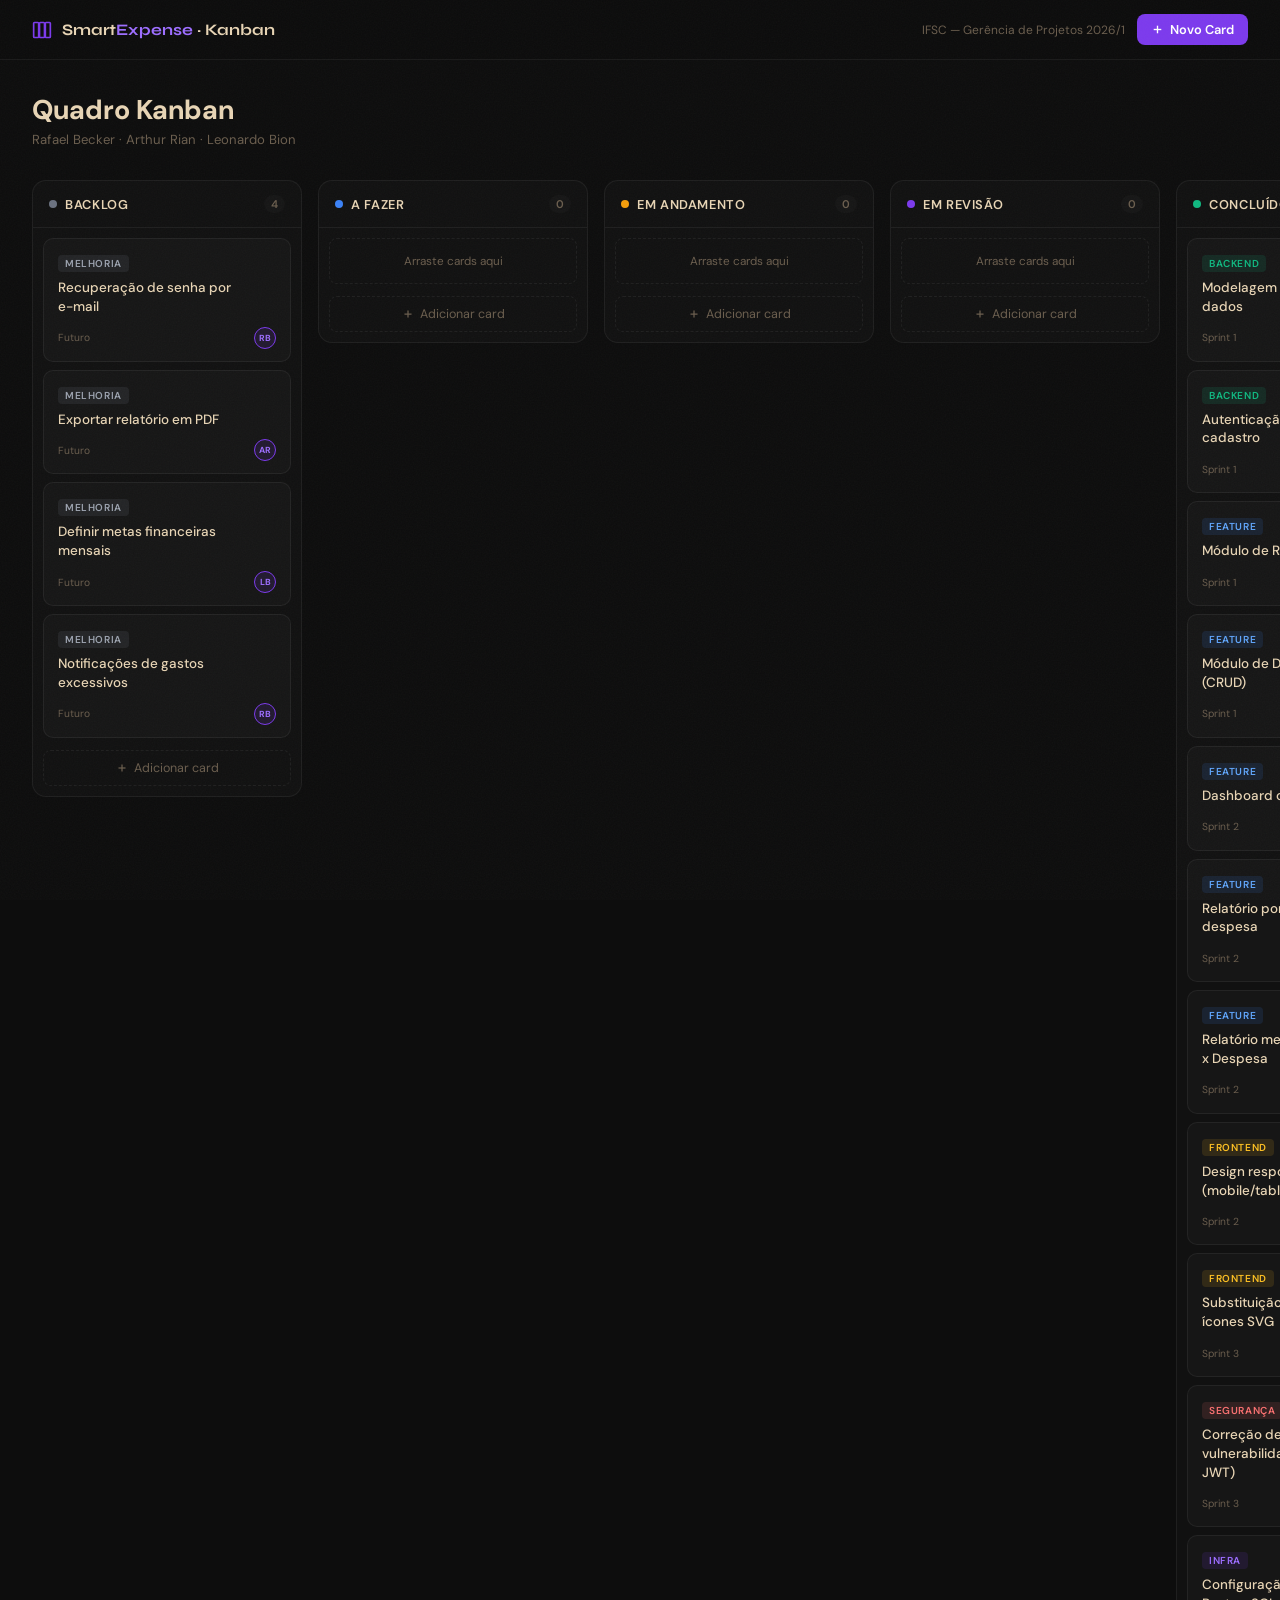
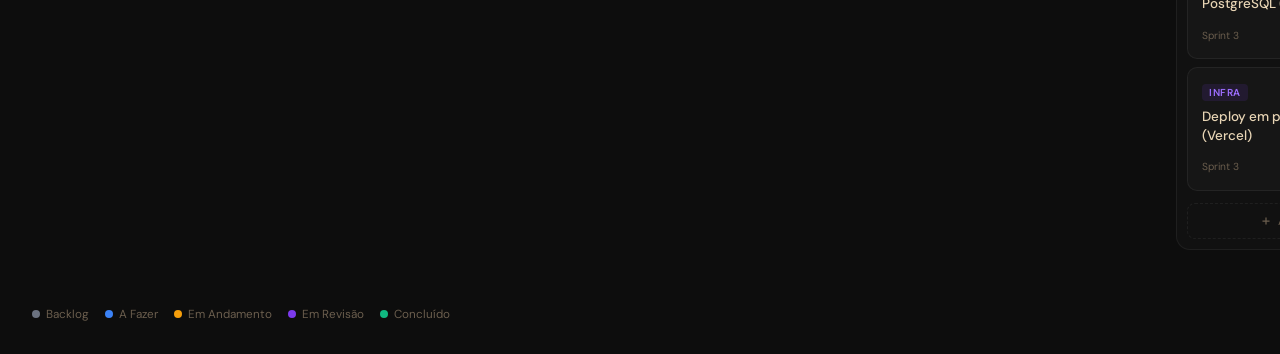
<file: kanban/index.html>
<!DOCTYPE html>
<html lang="pt-BR">
<head>
<meta charset="UTF-8">
<meta name="viewport" content="width=device-width, initial-scale=1.0">
<title>Kanban — SmartExpense</title>
<link rel="preconnect" href="https://fonts.googleapis.com">
<link href="https://fonts.googleapis.com/css2?family=Syne:wght@600;700&family=DM+Sans:wght@400;500;600;700&display=swap" rel="stylesheet">
<style>
:root {
  --bg:#0D0D0D; --bg-card:#111111; --bg-elevated:#161616;
  --border:rgba(255,255,255,0.06);
  --accent:#7C3AED; --accent-light:#9D6EFF; --accent-dim:rgba(124,58,237,0.12);
  --text:#C9B99A; --text-bright:#E8D5B5; --text-muted:#6B5E4E;
  --ease:cubic-bezier(0.16,1,0.3,1);
  --up:#4ADE80; --down:#F87171;
}
*,*::before,*::after{box-sizing:border-box;margin:0;padding:0;}
body{background:var(--bg);color:var(--text);font-family:'DM Sans',sans-serif;min-height:100vh;overflow-x:auto;}

/* grain */
.grain{position:fixed;inset:0;pointer-events:none;z-index:999;
  background-image:url("data:image/svg+xml,%3Csvg xmlns='http://www.w3.org/2000/svg' width='300' height='300'%3E%3Cfilter id='n'%3E%3CfeTurbulence type='fractalNoise' baseFrequency='0.75' numOctaves='4' stitchTiles='stitch'/%3E%3C/filter%3E%3Crect width='300' height='300' filter='url(%23n)' opacity='1'/%3E%3C/svg%3E");
  opacity:0.035;}

/* header */
header{position:sticky;top:0;z-index:100;background:rgba(13,13,13,0.88);backdrop-filter:blur(16px);
  border-bottom:1px solid var(--border);padding:0 2rem;display:flex;align-items:center;
  justify-content:space-between;height:60px;}
.logo{display:flex;align-items:center;gap:10px;}
.logo svg{color:var(--accent);}
.logo-text{font-family:'Syne',sans-serif;font-weight:700;font-size:1rem;color:var(--text-bright);}
.logo-text span{color:var(--accent-light);}
.header-right{display:flex;align-items:center;gap:12px;}
.header-meta{font-size:0.75rem;color:var(--text-muted);}
.btn-new{background:var(--accent);color:#fff;border:none;border-radius:8px;padding:7px 14px;
  font-family:'DM Sans',sans-serif;font-size:0.8rem;font-weight:600;cursor:pointer;
  display:flex;align-items:center;gap:6px;transition:box-shadow 0.3s var(--ease);}
.btn-new:hover{box-shadow:0 0 18px rgba(124,58,237,0.5);}

/* main */
main{padding:2rem;}
.board-title{font-family:'DM Sans',sans-serif;font-weight:700;font-size:clamp(1.3rem,2.5vw,1.7rem);
  color:var(--text-bright);margin-bottom:0.25rem;}
.board-sub{font-size:0.82rem;color:var(--text-muted);margin-bottom:2rem;}

/* board */
.board{display:flex;gap:1rem;align-items:flex-start;padding-bottom:2rem;}

/* column */
.column{width:270px;background:var(--bg-card);border:1px solid var(--border);
  border-radius:14px;overflow:hidden;flex-shrink:0;
  transition:border-color 0.3s var(--ease),box-shadow 0.3s var(--ease);}
.column.drag-over{border-color:var(--accent);box-shadow:0 0 0 1px var(--accent);}

.col-header{padding:14px 16px;display:flex;align-items:center;justify-content:space-between;
  border-bottom:1px solid var(--border);}
.col-title-wrap{display:flex;align-items:center;gap:8px;}
.col-dot{width:8px;height:8px;border-radius:50%;flex-shrink:0;}
.col-title{font-weight:600;font-size:0.8rem;color:var(--text-bright);letter-spacing:0.05em;text-transform:uppercase;}
.col-count{font-size:0.7rem;font-weight:600;padding:2px 7px;border-radius:20px;
  background:var(--bg-elevated);color:var(--text-muted);}

.col-body{padding:10px;display:flex;flex-direction:column;gap:8px;min-height:80px;}

.btn-add-card{width:100%;background:transparent;border:1px dashed var(--border);border-radius:8px;
  padding:9px;color:var(--text-muted);font-family:'DM Sans',sans-serif;font-size:0.78rem;
  cursor:pointer;transition:all 0.2s var(--ease);display:flex;align-items:center;justify-content:center;gap:6px;
  margin-top:4px;}
.btn-add-card:hover{border-color:var(--accent);color:var(--accent-light);background:var(--accent-dim);}

/* card */
.card{background:var(--bg-elevated);border:1px solid var(--border);border-radius:10px;
  padding:12px 14px;cursor:grab;position:relative;
  transition:transform 0.25s var(--ease),box-shadow 0.25s var(--ease),border-color 0.25s var(--ease);
  animation:fadeIn 0.35s var(--ease) both;}
.card:active{cursor:grabbing;}
.card:hover{transform:translateY(-2px);box-shadow:0 8px 24px rgba(0,0,0,0.4);border-color:rgba(255,255,255,0.1);}
.card:hover .card-actions{opacity:1;}
.card.dragging{opacity:0.35;transform:scale(0.97);}

.card-actions{position:absolute;top:8px;right:8px;display:flex;gap:4px;opacity:0;transition:opacity 0.2s;}
.card-btn{width:22px;height:22px;border-radius:5px;border:none;cursor:pointer;
  display:flex;align-items:center;justify-content:center;font-size:11px;transition:background 0.15s;}
.card-btn.edit{background:rgba(124,58,237,0.2);color:var(--accent-light);}
.card-btn.edit:hover{background:rgba(124,58,237,0.4);}
.card-btn.del{background:rgba(248,113,113,0.15);color:#F87171;}
.card-btn.del:hover{background:rgba(248,113,113,0.3);}

.card-tag{display:inline-block;font-size:0.63rem;font-weight:600;letter-spacing:0.06em;
  text-transform:uppercase;padding:2px 7px;border-radius:4px;margin-bottom:7px;}
.card-title{font-size:0.84rem;font-weight:500;color:var(--text-bright);line-height:1.4;
  padding-right:44px;}
.card-footer{margin-top:10px;display:flex;align-items:center;justify-content:space-between;}
.card-sprint{font-size:0.64rem;color:var(--text-muted);}
.card-avatar{width:22px;height:22px;border-radius:50%;background:var(--accent-dim);
  border:1px solid var(--accent);display:flex;align-items:center;justify-content:center;
  font-size:0.55rem;font-weight:700;color:var(--accent-light);flex-shrink:0;}

.empty-slot{border:1px dashed var(--border);border-radius:8px;padding:14px;
  text-align:center;font-size:0.73rem;color:var(--text-muted);}

/* modal */
.modal-overlay{position:fixed;inset:0;background:rgba(0,0,0,0.7);backdrop-filter:blur(4px);
  z-index:500;display:flex;align-items:center;justify-content:center;padding:1rem;
  opacity:0;pointer-events:none;transition:opacity 0.25s var(--ease);}
.modal-overlay.open{opacity:1;pointer-events:all;}
.modal{background:var(--bg-card);border:1px solid var(--border);border-radius:16px;
  padding:28px;width:100%;max-width:440px;
  transform:translateY(12px) scale(0.98);transition:transform 0.3s var(--ease);}
.modal-overlay.open .modal{transform:translateY(0) scale(1);}
.modal-title{font-family:'DM Sans',sans-serif;font-weight:700;font-size:1.05rem;
  color:var(--text-bright);margin-bottom:20px;}
.form-group{margin-bottom:14px;}
.form-label{display:block;font-size:0.75rem;font-weight:600;color:var(--text-muted);
  text-transform:uppercase;letter-spacing:0.05em;margin-bottom:6px;}
.form-input,.form-select{width:100%;background:var(--bg-elevated);border:1px solid var(--border);
  border-radius:8px;padding:10px 12px;color:var(--text-bright);font-family:'DM Sans',sans-serif;
  font-size:0.85rem;outline:none;transition:border-color 0.2s;}
.form-input:focus,.form-select:focus{border-color:var(--accent);}
.form-select option{background:var(--bg-elevated);}
.modal-actions{display:flex;gap:10px;margin-top:20px;}
.btn-cancel{flex:1;background:transparent;border:1px solid var(--border);border-radius:8px;
  padding:10px;color:var(--text-muted);font-family:'DM Sans',sans-serif;font-size:0.85rem;
  cursor:pointer;transition:border-color 0.2s;}
.btn-cancel:hover{border-color:rgba(255,255,255,0.15);}
.btn-save{flex:2;background:var(--accent);border:none;border-radius:8px;padding:10px;
  color:#fff;font-family:'DM Sans',sans-serif;font-size:0.85rem;font-weight:600;
  cursor:pointer;transition:box-shadow 0.25s var(--ease);}
.btn-save:hover{box-shadow:0 0 18px rgba(124,58,237,0.5);}

/* legend */
.legend{margin-top:1.5rem;display:flex;flex-wrap:wrap;gap:1rem;}
.legend-item{display:flex;align-items:center;gap:6px;font-size:0.73rem;color:var(--text-muted);}
.legend-dot{width:8px;height:8px;border-radius:50%;}

@keyframes fadeIn{from{opacity:0;transform:translateY(6px);}to{opacity:1;transform:translateY(0);}}

@media(max-width:640px){
  main{padding:1rem;}
  header{padding:0 1rem;}
  .header-meta{display:none;}
}
</style>
</head>
<body>
<div class="grain"></div>

<header>
  <div class="logo">
    <svg width="20" height="20" viewBox="0 0 24 24" fill="none" stroke="currentColor" stroke-width="2" stroke-linecap="round" stroke-linejoin="round">
      <rect x="2" y="3" width="6" height="18" rx="1"/><rect x="9" y="3" width="6" height="18" rx="1"/><rect x="16" y="3" width="6" height="18" rx="1"/>
    </svg>
    <span class="logo-text">Smart<span>Expense</span> · Kanban</span>
  </div>
  <div class="header-right">
    <span class="header-meta">IFSC — Gerência de Projetos 2026/1</span>
    <button class="btn-new" onclick="openModal()">
      <svg width="13" height="13" viewBox="0 0 24 24" fill="none" stroke="currentColor" stroke-width="2.5"><line x1="12" y1="5" x2="12" y2="19"/><line x1="5" y1="12" x2="19" y2="12"/></svg>
      Novo Card
    </button>
  </div>
</header>

<main>
  <h1 class="board-title">Quadro Kanban</h1>
  <p class="board-sub">Rafael Becker · Arthur Rian · Leonardo Bion</p>

  <div class="board" id="board">
    <!-- columns rendered by JS -->
  </div>

  <div class="legend">
    <div class="legend-item"><span class="legend-dot" style="background:#6B7280"></span>Backlog</div>
    <div class="legend-item"><span class="legend-dot" style="background:#3B82F6"></span>A Fazer</div>
    <div class="legend-item"><span class="legend-dot" style="background:#F59E0B"></span>Em Andamento</div>
    <div class="legend-item"><span class="legend-dot" style="background:#7C3AED"></span>Em Revisão</div>
    <div class="legend-item"><span class="legend-dot" style="background:#10B981"></span>Concluído</div>
  </div>
</main>

<!-- Modal -->
<div class="modal-overlay" id="modalOverlay" onclick="closeModalOutside(event)">
  <div class="modal">
    <div class="modal-title" id="modalTitle">Novo Card</div>
    <div class="form-group">
      <label class="form-label">Título</label>
      <input class="form-input" id="fTitle" placeholder="Descreva a tarefa...">
    </div>
    <div class="form-group">
      <label class="form-label">Tipo</label>
      <select class="form-select" id="fTag">
        <option value="Feature">Feature</option>
        <option value="Backend">Backend</option>
        <option value="Frontend">Frontend</option>
        <option value="Infra">Infra</option>
        <option value="Segurança">Segurança</option>
        <option value="Melhoria">Melhoria</option>
        <option value="Bug">Bug</option>
      </select>
    </div>
    <div class="form-group">
      <label class="form-label">Coluna</label>
      <select class="form-select" id="fCol">
        <option value="backlog">Backlog</option>
        <option value="todo">A Fazer</option>
        <option value="doing">Em Andamento</option>
        <option value="review">Em Revisão</option>
        <option value="done">Concluído</option>
      </select>
    </div>
    <div class="form-group">
      <label class="form-label">Sprint</label>
      <select class="form-select" id="fSprint">
        <option value="Sprint 1">Sprint 1</option>
        <option value="Sprint 2">Sprint 2</option>
        <option value="Sprint 3">Sprint 3</option>
        <option value="Futuro">Futuro</option>
      </select>
    </div>
    <div class="form-group">
      <label class="form-label">Responsável</label>
      <select class="form-select" id="fOwner">
        <option value="RB">RB — Rafael Becker</option>
        <option value="AR">AR — Arthur Rian</option>
        <option value="LB">LB — Leonardo Bion</option>
      </select>
    </div>
    <div class="modal-actions">
      <button class="btn-cancel" onclick="closeModal()">Cancelar</button>
      <button class="btn-save" onclick="saveCard()">Salvar Card</button>
    </div>
  </div>
</div>

<script>
const COLS = [
  { id:'backlog', label:'Backlog',       dot:'#6B7280' },
  { id:'todo',    label:'A Fazer',       dot:'#3B82F6' },
  { id:'doing',   label:'Em Andamento',  dot:'#F59E0B' },
  { id:'review',  label:'Em Revisão',    dot:'#7C3AED' },
  { id:'done',    label:'Concluído',     dot:'#10B981' },
];

const TAG_STYLES = {
  Feature:    { bg:'rgba(59,130,246,0.12)',  color:'#60A5FA' },
  Backend:    { bg:'rgba(16,185,129,0.12)',  color:'#10B981' },
  Frontend:   { bg:'rgba(251,191,36,0.12)',  color:'#FBBF24' },
  Infra:      { bg:'rgba(124,58,237,0.12)',  color:'#9D6EFF' },
  Segurança:  { bg:'rgba(248,113,113,0.12)', color:'#F87171' },
  Melhoria:   { bg:'rgba(107,114,128,0.15)', color:'#9CA3AF' },
  Bug:        { bg:'rgba(239,68,68,0.15)',   color:'#EF4444' },
};

const DEFAULT_CARDS = [
  { id:1,  col:'done',    title:'Modelagem do banco de dados',              tag:'Backend',   sprint:'Sprint 1', owner:'RB' },
  { id:2,  col:'done',    title:'Autenticação — login e cadastro',          tag:'Backend',   sprint:'Sprint 1', owner:'AR' },
  { id:3,  col:'done',    title:'Módulo de Receitas (CRUD)',                tag:'Feature',   sprint:'Sprint 1', owner:'LB' },
  { id:4,  col:'done',    title:'Módulo de Despesas (CRUD)',                tag:'Feature',   sprint:'Sprint 1', owner:'RB' },
  { id:5,  col:'done',    title:'Dashboard com gráficos',                   tag:'Feature',   sprint:'Sprint 2', owner:'AR' },
  { id:6,  col:'done',    title:'Relatório por categoria de despesa',       tag:'Feature',   sprint:'Sprint 2', owner:'LB' },
  { id:7,  col:'done',    title:'Relatório mensal — Receita x Despesa',    tag:'Feature',   sprint:'Sprint 2', owner:'RB' },
  { id:8,  col:'done',    title:'Design responsivo (mobile/tablet/desktop)',tag:'Frontend',  sprint:'Sprint 2', owner:'AR' },
  { id:9,  col:'done',    title:'Substituição de emojis por ícones SVG',   tag:'Frontend',  sprint:'Sprint 3', owner:'LB' },
  { id:10, col:'done',    title:'Correção de vulnerabilidades (XSS, JWT)',  tag:'Segurança', sprint:'Sprint 3', owner:'RB' },
  { id:11, col:'done',    title:'Configuração do banco PostgreSQL (Neon)',  tag:'Infra',     sprint:'Sprint 3', owner:'AR' },
  { id:12, col:'done',    title:'Deploy em produção (Vercel)',              tag:'Infra',     sprint:'Sprint 3', owner:'LB' },
  { id:13, col:'backlog', title:'Recuperação de senha por e-mail',         tag:'Melhoria',  sprint:'Futuro',   owner:'RB' },
  { id:14, col:'backlog', title:'Exportar relatório em PDF',               tag:'Melhoria',  sprint:'Futuro',   owner:'AR' },
  { id:15, col:'backlog', title:'Definir metas financeiras mensais',       tag:'Melhoria',  sprint:'Futuro',   owner:'LB' },
  { id:16, col:'backlog', title:'Notificações de gastos excessivos',       tag:'Melhoria',  sprint:'Futuro',   owner:'RB' },
];

let cards = load();
let nextId = cards.length ? Math.max(...cards.map(c=>c.id)) + 1 : 17;
let editingId = null;
let draggingId = null;
let activeCol = null;

function load() {
  try { const d = localStorage.getItem('kanban_cards'); return d ? JSON.parse(d) : DEFAULT_CARDS; }
  catch { return DEFAULT_CARDS; }
}
function save() { localStorage.setItem('kanban_cards', JSON.stringify(cards)); }

function render() {
  const board = document.getElementById('board');
  board.innerHTML = '';
  COLS.forEach(col => {
    const colCards = cards.filter(c => c.col === col.id);
    const div = document.createElement('div');
    div.className = 'column';
    div.dataset.col = col.id;
    div.innerHTML = `
      <div class="col-header">
        <div class="col-title-wrap">
          <span class="col-dot" style="background:${col.dot}"></span>
          <span class="col-title">${col.label}</span>
        </div>
        <span class="col-count">${colCards.length}</span>
      </div>
      <div class="col-body" id="col-${col.id}">
        ${colCards.length === 0 ? '<div class="empty-slot">Arraste cards aqui</div>' : ''}
        ${colCards.map((c,i) => cardHTML(c, i)).join('')}
        <button class="btn-add-card" onclick="openModal('${col.id}')">
          <svg width="12" height="12" viewBox="0 0 24 24" fill="none" stroke="currentColor" stroke-width="2.5"><line x1="12" y1="5" x2="12" y2="19"/><line x1="5" y1="12" x2="19" y2="12"/></svg>
          Adicionar card
        </button>
      </div>`;
    div.addEventListener('dragover', onDragOver);
    div.addEventListener('drop', onDrop);
    div.addEventListener('dragleave', onDragLeave);
    board.appendChild(div);
  });
}

function cardHTML(c, i) {
  const ts = TAG_STYLES[c.tag] || TAG_STYLES.Melhoria;
  return `
  <div class="card" draggable="true" data-id="${c.id}"
       style="animation-delay:${i*35}ms"
       ondragstart="onDragStart(event,${c.id})">
    <div class="card-actions">
      <button class="card-btn edit" onclick="openEdit(${c.id})" title="Editar">✎</button>
      <button class="card-btn del"  onclick="deleteCard(${c.id})" title="Excluir">✕</button>
    </div>
    <span class="card-tag" style="background:${ts.bg};color:${ts.color}">${c.tag}</span>
    <div class="card-title">${esc(c.title)}</div>
    <div class="card-footer">
      <span class="card-sprint">${esc(c.sprint)}</span>
      <div class="card-avatar">${esc(c.owner)}</div>
    </div>
  </div>`;
}

function esc(s) {
  return String(s).replace(/&/g,'&amp;').replace(/</g,'&lt;').replace(/>/g,'&gt;').replace(/"/g,'&quot;');
}

/* ── Modal ── */
function openModal(colId) {
  editingId = null;
  document.getElementById('modalTitle').textContent = 'Novo Card';
  document.getElementById('fTitle').value = '';
  document.getElementById('fTag').value = 'Feature';
  document.getElementById('fCol').value = colId || 'todo';
  document.getElementById('fSprint').value = 'Sprint 1';
  document.getElementById('fOwner').value = 'RB';
  document.getElementById('modalOverlay').classList.add('open');
  setTimeout(() => document.getElementById('fTitle').focus(), 100);
}

function openEdit(id) {
  const c = cards.find(x => x.id === id);
  if (!c) return;
  editingId = id;
  document.getElementById('modalTitle').textContent = 'Editar Card';
  document.getElementById('fTitle').value = c.title;
  document.getElementById('fTag').value = c.tag;
  document.getElementById('fCol').value = c.col;
  document.getElementById('fSprint').value = c.sprint;
  document.getElementById('fOwner').value = c.owner;
  document.getElementById('modalOverlay').classList.add('open');
  setTimeout(() => document.getElementById('fTitle').focus(), 100);
}

function closeModal() {
  document.getElementById('modalOverlay').classList.remove('open');
}

function closeModalOutside(e) {
  if (e.target === document.getElementById('modalOverlay')) closeModal();
}

function saveCard() {
  const title = document.getElementById('fTitle').value.trim();
  if (!title) { document.getElementById('fTitle').focus(); return; }
  const data = {
    title,
    tag:    document.getElementById('fTag').value,
    col:    document.getElementById('fCol').value,
    sprint: document.getElementById('fSprint').value,
    owner:  document.getElementById('fOwner').value,
  };
  if (editingId) {
    const idx = cards.findIndex(c => c.id === editingId);
    if (idx !== -1) cards[idx] = { ...cards[idx], ...data };
  } else {
    cards.push({ id: nextId++, ...data });
  }
  save(); render(); closeModal();
}

function deleteCard(id) {
  if (!confirm('Excluir este card?')) return;
  cards = cards.filter(c => c.id !== id);
  save(); render();
}

/* ── Drag & Drop ── */
function onDragStart(e, id) {
  draggingId = id;
  setTimeout(() => {
    const el = document.querySelector(`[data-id="${id}"]`);
    if (el) el.classList.add('dragging');
  }, 0);
}

document.addEventListener('dragend', () => {
  document.querySelectorAll('.card.dragging').forEach(el => el.classList.remove('dragging'));
  document.querySelectorAll('.column.drag-over').forEach(el => el.classList.remove('drag-over'));
  draggingId = null;
});

function onDragOver(e) {
  e.preventDefault();
  e.currentTarget.closest('.column').classList.add('drag-over');
}

function onDragLeave(e) {
  if (!e.currentTarget.contains(e.relatedTarget))
    e.currentTarget.closest('.column').classList.remove('drag-over');
}

function onDrop(e) {
  e.preventDefault();
  const col = e.currentTarget.closest('.column');
  col.classList.remove('drag-over');
  if (!draggingId) return;
  const card = cards.find(c => c.id === draggingId);
  if (card) { card.col = col.dataset.col; save(); render(); }
}

/* ── Enter to save ── */
document.addEventListener('keydown', e => {
  if (e.key === 'Escape') closeModal();
  if (e.key === 'Enter' && document.getElementById('modalOverlay').classList.contains('open')) {
    if (document.activeElement.tagName !== 'BUTTON') saveCard();
  }
});

render();
</script>
</body>
</html>
</file>
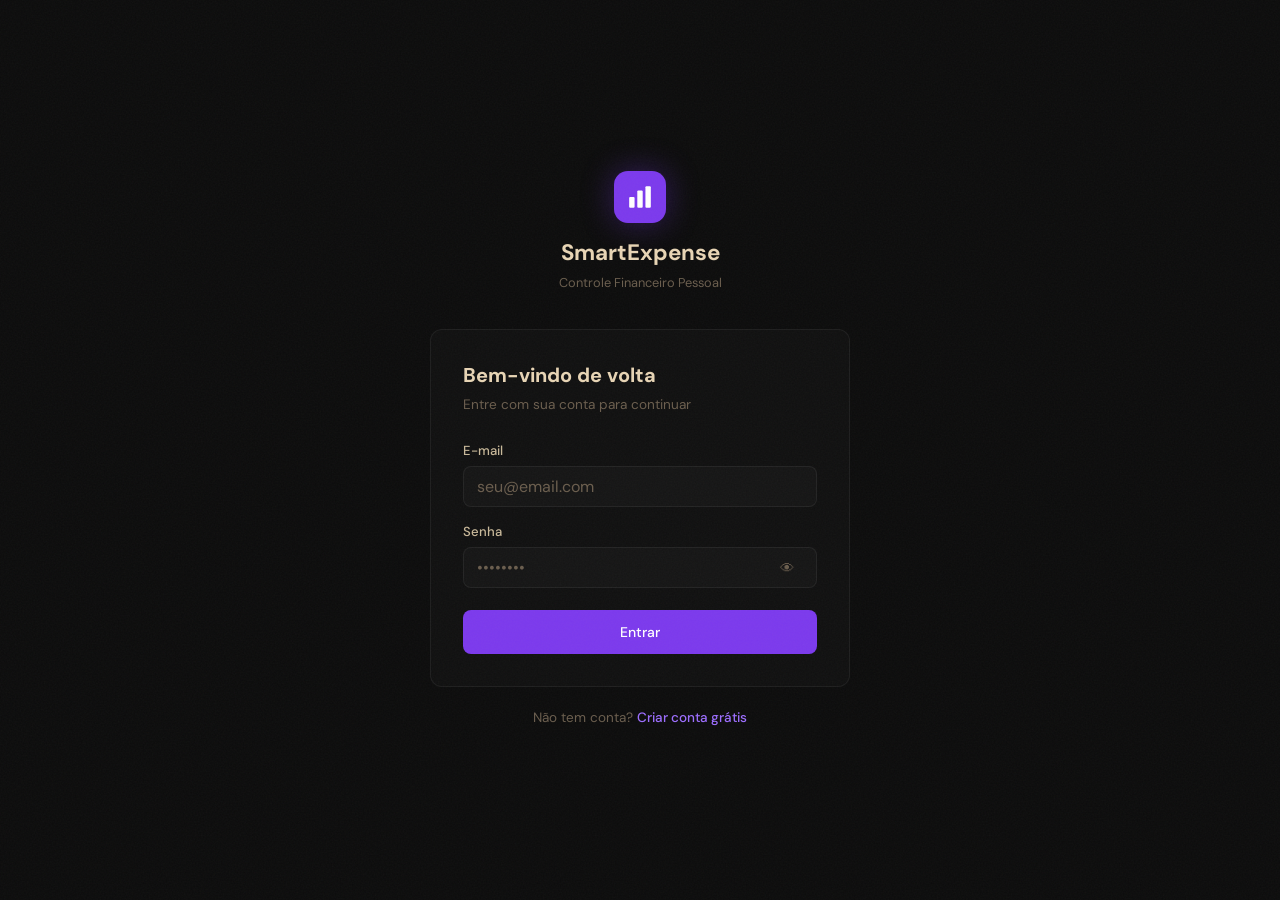
<file: frontend/pages/login.html>
<!DOCTYPE html>
<html lang="pt-BR">
<head>
  <meta charset="UTF-8">
  <meta name="viewport" content="width=device-width, initial-scale=1.0">
  <title>SmartExpense — Entrar</title>
  <link rel="stylesheet" href="../css/global.css">
  <link rel="stylesheet" href="../css/auth.css">
</head>
<body>
  <!-- Grain overlay -->
  <div class="grain" aria-hidden="true">
    <svg xmlns="http://www.w3.org/2000/svg" width="100%" height="100%">
      <filter id="g"><feTurbulence type="fractalNoise" baseFrequency="0.65" numOctaves="3" stitchTiles="stitch"/></filter>
      <rect width="100%" height="100%" filter="url(#g)"/>
    </svg>
  </div>

  <div class="auth-page">
    <div class="auth-container">

      <!-- Logo -->
      <div class="auth-logo">
        <div class="logo-icon"><svg width="26" height="26" viewBox="0 0 24 24" fill="white" aria-hidden="true"><rect x="2" y="12" width="5" height="10" rx="1"/><rect x="9.5" y="6" width="5" height="16" rx="1"/><rect x="17" y="2" width="5" height="20" rx="1"/></svg></div>
        <span class="brand-name">SmartExpense</span>
        <span class="brand-sub">Controle Financeiro Pessoal</span>
      </div>

      <!-- Card de login -->
      <div class="auth-card">
        <h1 class="auth-title">Bem-vindo de volta</h1>
        <p class="auth-subtitle">Entre com sua conta para continuar</p>

        <div id="formAlert"></div>

        <form id="loginForm" novalidate>
          <div class="form-group">
            <label class="form-label" for="email">E-mail</label>
            <input class="form-control" type="email" id="email" name="email"
                   placeholder="seu@email.com" required autocomplete="email">
          </div>

          <div class="form-group">
            <label class="form-label" for="password">Senha</label>
            <div class="password-wrapper">
              <input class="form-control" type="password" id="password" name="password"
                     placeholder="••••••••" required autocomplete="current-password">
              <button type="button" class="toggle-password" onclick="togglePassword('password')" aria-label="Mostrar senha">👁</button>
            </div>
          </div>

          <button type="submit" class="btn btn-primary" style="margin-top:8px;">
            Entrar
          </button>
        </form>
      </div>

      <p class="auth-footer">
        Não tem conta? <a href="register.html">Criar conta grátis</a>
      </p>
    </div>
  </div>

  <script src="../js/api.js"></script>
  <script src="../js/utils.js"></script>
  <script src="../js/auth.js"></script>
  <script>
    // Redireciona se já autenticado
    if (localStorage.getItem('smartexpense_token')) {
      window.location.replace('dashboard.html');
    }

    document.getElementById('loginForm').addEventListener('submit', handleLogin);

    function togglePassword(id) {
      const input = document.getElementById(id);
      input.type = input.type === 'password' ? 'text' : 'password';
    }
  </script>
</body>
</html>
</file>
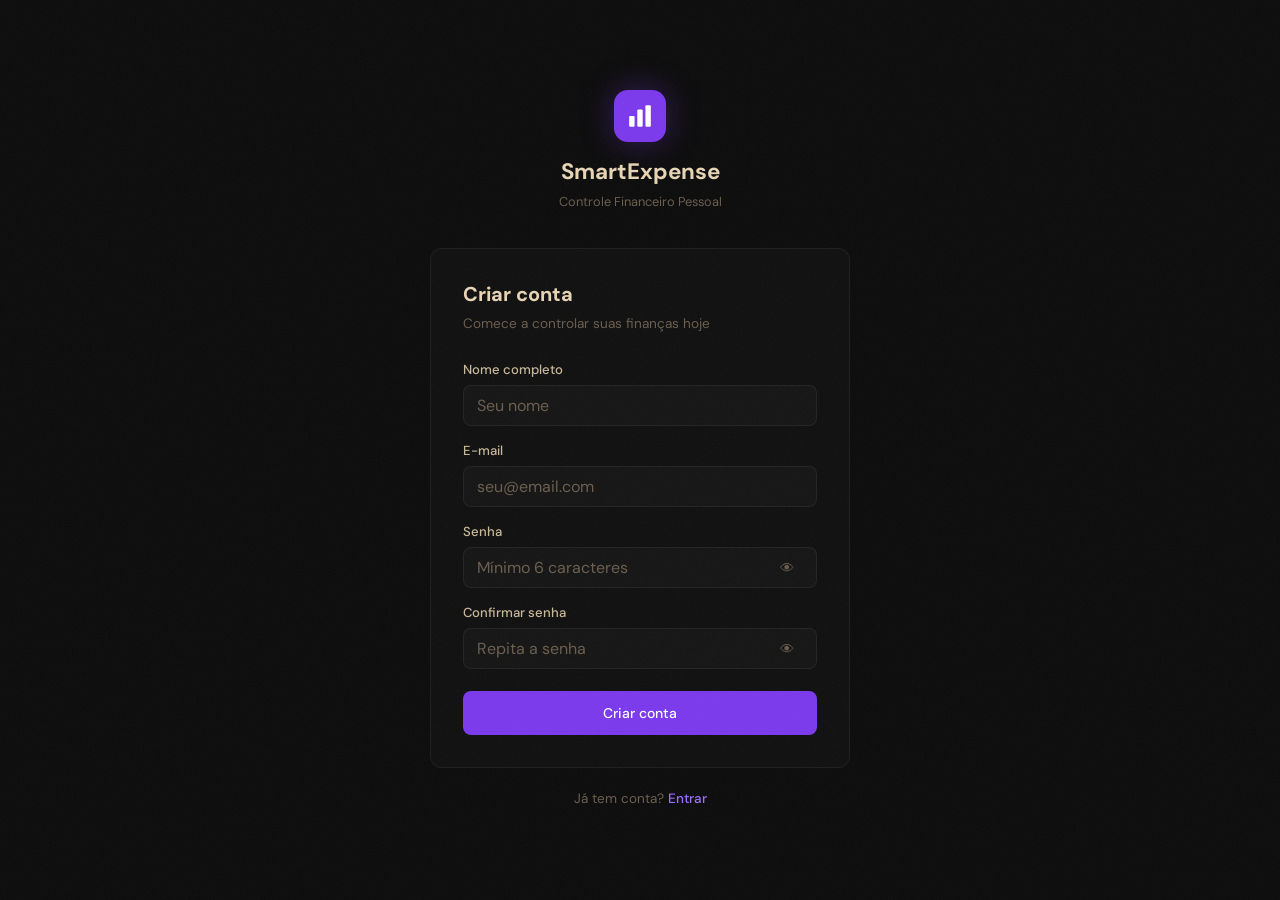
<file: frontend/pages/register.html>
<!DOCTYPE html>
<html lang="pt-BR">
<head>
  <meta charset="UTF-8">
  <meta name="viewport" content="width=device-width, initial-scale=1.0">
  <title>SmartExpense — Criar Conta</title>
  <link rel="stylesheet" href="../css/global.css">
  <link rel="stylesheet" href="../css/auth.css">
</head>
<body>
  <div class="grain" aria-hidden="true">
    <svg xmlns="http://www.w3.org/2000/svg" width="100%" height="100%">
      <filter id="g"><feTurbulence type="fractalNoise" baseFrequency="0.65" numOctaves="3" stitchTiles="stitch"/></filter>
      <rect width="100%" height="100%" filter="url(#g)"/>
    </svg>
  </div>

  <div class="auth-page">
    <div class="auth-container">

      <div class="auth-logo">
        <div class="logo-icon"><svg width="26" height="26" viewBox="0 0 24 24" fill="white" aria-hidden="true"><rect x="2" y="12" width="5" height="10" rx="1"/><rect x="9.5" y="6" width="5" height="16" rx="1"/><rect x="17" y="2" width="5" height="20" rx="1"/></svg></div>
        <span class="brand-name">SmartExpense</span>
        <span class="brand-sub">Controle Financeiro Pessoal</span>
      </div>

      <div class="auth-card">
        <h1 class="auth-title">Criar conta</h1>
        <p class="auth-subtitle">Comece a controlar suas finanças hoje</p>

        <div id="formAlert"></div>

        <form id="registerForm" novalidate>
          <div class="form-group">
            <label class="form-label" for="name">Nome completo</label>
            <input class="form-control" type="text" id="name" name="name"
                   placeholder="Seu nome" required autocomplete="name">
          </div>

          <div class="form-group">
            <label class="form-label" for="email">E-mail</label>
            <input class="form-control" type="email" id="email" name="email"
                   placeholder="seu@email.com" required autocomplete="email">
          </div>

          <div class="form-group">
            <label class="form-label" for="password">Senha</label>
            <div class="password-wrapper">
              <input class="form-control" type="password" id="password" name="password"
                     placeholder="Mínimo 6 caracteres" required autocomplete="new-password">
              <button type="button" class="toggle-password" onclick="togglePassword('password')" aria-label="Mostrar senha">👁</button>
            </div>
          </div>

          <div class="form-group">
            <label class="form-label" for="confirmPassword">Confirmar senha</label>
            <div class="password-wrapper">
              <input class="form-control" type="password" id="confirmPassword" name="confirmPassword"
                     placeholder="Repita a senha" required autocomplete="new-password">
              <button type="button" class="toggle-password" onclick="togglePassword('confirmPassword')" aria-label="Mostrar senha">👁</button>
            </div>
          </div>

          <button type="submit" class="btn btn-primary" style="margin-top:8px;">
            Criar conta
          </button>
        </form>
      </div>

      <p class="auth-footer">
        Já tem conta? <a href="login.html">Entrar</a>
      </p>
    </div>
  </div>

  <script src="../js/api.js"></script>
  <script src="../js/utils.js"></script>
  <script src="../js/auth.js"></script>
  <script>
    if (localStorage.getItem('smartexpense_token')) {
      window.location.replace('dashboard.html');
    }

    document.getElementById('registerForm').addEventListener('submit', handleRegister);

    function togglePassword(id) {
      const input = document.getElementById(id);
      input.type = input.type === 'password' ? 'text' : 'password';
    }
  </script>
</body>
</html>
</file>
<file: frontend/css/global.css>
/* SmartExpense — Design System: Dark & Moody Editorial */
@import url('https://fonts.googleapis.com/css2?family=Syne:wght@400;500;600;700;800&family=DM+Sans:ital,opsz,wght@0,9..40,300;0,9..40,400;0,9..40,500;0,9..40,600;1,9..40,400&display=swap');

/* ── Tokens ──────────────────────────────────────────── */
:root {
  --bg:           #0D0D0D;
  --bg-card:      #111111;
  --bg-elevated:  #161616;
  --border:       rgba(255,255,255,0.06);
  --accent:       #7C3AED;
  --accent-light: #9D6EFF;
  --accent-dim:   rgba(124,58,237,0.12);
  --text:         #C9B99A;
  --text-bright:  #E8D5B5;
  --text-muted:   #6B5E4E;
  --up:           #4ADE80;
  --down:         #F87171;
  --unknown:      #FBBF24;
  --ease:         cubic-bezier(0.16, 1, 0.3, 1);
  --sidebar-w:    260px;
  --topbar-h:     60px;
  --radius:       12px;
  --radius-sm:    8px;
}

/* ── Reset ───────────────────────────────────────────── */
*, *::before, *::after { box-sizing: border-box; margin: 0; padding: 0; }
html { scroll-behavior: smooth; }
body {
  font-family: 'DM Sans', 'Segoe UI Emoji', 'Apple Color Emoji', 'Noto Color Emoji', sans-serif;
  background: var(--bg);
  color: var(--text);
  min-height: 100vh;
  line-height: 1.6;
  -webkit-font-smoothing: antialiased;
}

/* ── Grain overlay ───────────────────────────────────── */
.grain {
  position: fixed;
  inset: 0;
  pointer-events: none;
  z-index: 9999;
  opacity: 0.035;
}

/* ── Tipografia ──────────────────────────────────────── */
h1,h2,h3,h4,h5,h6 { font-family: 'DM Sans', sans-serif; color: var(--text-bright); line-height: 1.3; }
h1 { font-size: clamp(1.35rem,2.5vw,1.75rem); font-weight: 700; }
h2 { font-size: clamp(1.1rem,2vw,1.35rem); font-weight: 600; }
h3 { font-size: clamp(0.95rem,1.8vw,1.1rem); font-weight: 600; }
h4 { font-size: 0.9rem; font-weight: 600; }
p  { color: var(--text); font-size: 0.9rem; }
a  { color: var(--accent-light); text-decoration: none; transition: color .3s; }
a:hover { color: var(--text-bright); }

/* ── Scrollbar ───────────────────────────────────────── */
::-webkit-scrollbar { width: 5px; }
::-webkit-scrollbar-track { background: var(--bg); }
::-webkit-scrollbar-thumb { background: var(--border); border-radius: 99px; }
::-webkit-scrollbar-thumb:hover { background: rgba(255,255,255,0.1); }

/* ── Layout ──────────────────────────────────────────── */
.layout { display: flex; min-height: 100vh; }

/* ── Sidebar ─────────────────────────────────────────── */
.sidebar {
  position: fixed;
  top: 0; left: 0;
  width: var(--sidebar-w);
  height: 100vh;
  background: var(--bg-card);
  border-right: 1px solid var(--border);
  display: flex;
  flex-direction: column;
  padding: 20px 12px;
  z-index: 200;
  overflow-y: auto;
  transition: transform .7s var(--ease);
}

.sidebar-logo {
  display: flex;
  align-items: center;
  gap: 8px;
  padding: 4px 6px;
  margin-bottom: 28px;
}
.logo-icon {
  width: 32px; height: 32px;
  background: var(--accent);
  border-radius: 8px;
  display: flex; align-items: center; justify-content: center;
  flex-shrink: 0;
}
.logo-text {
  font-family: 'DM Sans', sans-serif;
  font-weight: 700; font-size: 0.9rem;
  letter-spacing: 0.02em;
  color: var(--text-bright);
  white-space: nowrap;
}

.nav-label {
  font-size: 0.68rem;
  letter-spacing: .1em;
  text-transform: uppercase;
  color: var(--text-muted);
  padding: 0 10px;
  margin: 20px 0 6px;
}

.nav-item {
  display: flex;
  align-items: center;
  gap: 10px;
  padding: 9px 10px;
  border-radius: var(--radius-sm);
  color: var(--text-muted);
  font-size: 0.875rem;
  font-weight: 500;
  transition: all .35s var(--ease);
  text-decoration: none;
  margin-bottom: 2px;
  border: 1px solid transparent;
  min-height: 44px;
}
.nav-item:hover { background: var(--accent-dim); color: var(--text-bright); }
.nav-item.active {
  background: var(--accent-dim);
  color: var(--accent-light);
  border-color: rgba(124,58,237,.2);
}
.nav-icon { width: 20px; display: flex; align-items: center; justify-content: center; flex-shrink: 0; }
.nav-icon svg, .logout-btn svg { flex-shrink: 0; }

.sidebar-footer {
  margin-top: auto;
  padding-top: 16px;
  border-top: 1px solid var(--border);
}

.sidebar-overlay {
  display: none;
  position: fixed;
  inset: 0;
  background: rgba(0,0,0,.6);
  backdrop-filter: blur(4px);
  z-index: 190;
}
.sidebar-overlay.active { display: block; }

/* ── Main wrapper ────────────────────────────────────── */
.main-wrapper {
  margin-left: var(--sidebar-w);
  flex: 1;
  display: flex;
  flex-direction: column;
  min-height: 100vh;
}

/* ── Topbar ──────────────────────────────────────────── */
.topbar {
  position: sticky;
  top: 0;
  height: var(--topbar-h);
  background: rgba(13,13,13,.85);
  backdrop-filter: blur(16px);
  -webkit-backdrop-filter: blur(16px);
  border-bottom: 1px solid var(--border);
  display: flex;
  align-items: center;
  justify-content: space-between;
  padding: 0 24px;
  z-index: 100;
}
.topbar-left  { display: flex; align-items: center; gap: 14px; }
.topbar-right { display: flex; align-items: center; gap: 10px; }
.topbar-title {
  font-family: 'Syne', sans-serif;
  font-size: .95rem; font-weight: 600;
  color: var(--text-bright);
}

.hamburger-btn {
  display: none;
  background: none; border: none;
  color: var(--text); cursor: pointer;
  font-size: 1.1rem; border-radius: var(--radius-sm);
  transition: all .3s; min-height: 44px; min-width: 44px;
  align-items: center; justify-content: center;
}
.hamburger-btn:hover { background: var(--accent-dim); color: var(--text-bright); }

.user-badge {
  display: flex; align-items: center; gap: 8px;
  padding: 5px 12px;
  background: var(--bg-elevated);
  border: 1px solid var(--border);
  border-radius: 99px;
  font-size: .82rem; color: var(--text);
}
.user-avatar {
  width: 26px; height: 26px;
  background: var(--accent); border-radius: 50%;
  display: flex; align-items: center; justify-content: center;
  font-size: .68rem; font-weight: 700;
  color: #fff; font-family: 'Syne', sans-serif;
}

/* ── Content area ────────────────────────────────────── */
.content { padding: 28px 24px; flex: 1; }

.page-header { margin-bottom: 28px; }
.page-header h1 { margin-bottom: 4px; }
.page-header p  { color: var(--text-muted); font-size: .875rem; }

/* ── Bento Grid ──────────────────────────────────────── */
.bento-grid { display: grid; gap: 16px; }
.grid-4 { grid-template-columns: repeat(4,1fr); }
.grid-3 { grid-template-columns: repeat(3,1fr); }
.grid-2 { grid-template-columns: repeat(2,1fr); }

/* ── Cards ───────────────────────────────────────────── */
.card {
  background: var(--bg-card);
  border: 1px solid var(--border);
  border-radius: var(--radius);
  padding: 22px;
  transition: border-color .5s var(--ease);
}
.card:hover { border-color: rgba(124,58,237,.22); }

.card-header { display: flex; align-items: center; justify-content: space-between; margin-bottom: 14px; }
.card-title {
  font-family: 'Syne', sans-serif;
  font-size: .75rem; font-weight: 600;
  text-transform: uppercase; letter-spacing: .06em;
  color: var(--text-muted);
}
.card-icon {
  width: 34px; height: 34px;
  border-radius: var(--radius-sm);
  display: flex; align-items: center; justify-content: center;
  font-size: .95rem;
}

.stat-value {
  font-family: 'DM Sans', sans-serif;
  font-size: clamp(1.15rem,2vw,1.55rem);
  font-weight: 700; line-height: 1;
  color: var(--text-bright);
  margin-bottom: 4px;
}
.stat-label { font-size: .78rem; color: var(--text-muted); }
.text-up    { color: var(--up); }
.text-down  { color: var(--down); }
.text-bright { color: var(--text-bright); }

/* ── Buttons ─────────────────────────────────────────── */
.btn {
  display: inline-flex; align-items: center; justify-content: center;
  gap: 7px; padding: 9px 18px;
  border-radius: var(--radius-sm);
  font-family: 'DM Sans', sans-serif;
  font-size: .875rem; font-weight: 500;
  cursor: pointer; border: none;
  transition: all .35s var(--ease);
  min-height: 44px; text-decoration: none;
  white-space: nowrap;
}
.btn-primary { background: var(--accent); color: #fff; }
.btn-primary:hover {
  background: var(--accent-light);
  box-shadow: 0 0 22px rgba(124,58,237,.4);
  color: #fff;
}
.btn-secondary {
  background: var(--bg-elevated); color: var(--text);
  border: 1px solid var(--border);
}
.btn-secondary:hover { border-color: rgba(124,58,237,.3); color: var(--text-bright); }
.btn-danger {
  background: rgba(248,113,113,.1); color: var(--down);
  border: 1px solid rgba(248,113,113,.2);
}
.btn-danger:hover { background: rgba(248,113,113,.2); box-shadow: 0 0 12px rgba(248,113,113,.2); }
.btn-sm { padding: 5px 12px; font-size: .8rem; min-height: 36px; }

/* ── Forms ───────────────────────────────────────────── */
.form-group { display: flex; flex-direction: column; gap: 5px; margin-bottom: 14px; }
.form-label { font-size: .82rem; font-weight: 500; color: var(--text); }
.form-control {
  background: var(--bg-elevated);
  border: 1px solid var(--border);
  border-radius: var(--radius-sm);
  padding: 9px 13px;
  color: var(--text-bright);
  font-family: 'DM Sans', sans-serif;
  font-size: 16px; /* previne zoom no iOS */
  transition: border-color .3s, box-shadow .3s;
  width: 100%;
}
.form-control:focus {
  outline: none;
  border-color: var(--accent);
  box-shadow: 0 0 0 3px var(--accent-dim);
}
.form-control::placeholder { color: var(--text-muted); }
select.form-control { cursor: pointer; }
select.form-control option { background: var(--bg-elevated); color: var(--text-bright); }
.form-row   { display: grid; gap: 14px; }
.form-row-2 { grid-template-columns: 1fr 1fr; }
.form-row-3 { grid-template-columns: 1fr 1fr 1fr; }

/* ── Alerts ──────────────────────────────────────────── */
.alert {
  padding: 11px 14px; border-radius: var(--radius-sm);
  font-size: .855rem; margin-bottom: 14px; border: 1px solid;
}
.alert-error { background: rgba(248,113,113,.08); border-color: rgba(248,113,113,.28); color: #fca5a5; }
.alert-success { background: rgba(74,222,128,.08); border-color: rgba(74,222,128,.28); color: #86efac; }

/* ── Table ───────────────────────────────────────────── */
.table-wrapper { overflow-x: auto; border-radius: var(--radius); border: 1px solid var(--border); }
table { width: 100%; border-collapse: collapse; }
thead th {
  background: var(--bg-elevated); padding: 11px 14px;
  font-family: 'Syne', sans-serif; font-size: .72rem; font-weight: 600;
  text-transform: uppercase; letter-spacing: .06em;
  color: var(--text-muted); text-align: left;
  border-bottom: 1px solid var(--border); white-space: nowrap;
}
tbody tr { border-bottom: 1px solid var(--border); transition: background .2s; }
tbody tr:last-child { border-bottom: none; }
tbody tr:hover { background: rgba(255,255,255,.018); }
tbody td { padding: 13px 14px; font-size: .875rem; color: var(--text); vertical-align: middle; }

/* ── Badge ───────────────────────────────────────────── */
.badge {
  display: inline-flex; align-items: center;
  padding: 3px 10px; border-radius: 99px;
  font-size: .72rem; font-weight: 600;
}
.badge-income  { background: rgba(74,222,128,.1);   color: var(--up); }
.badge-expense { background: rgba(248,113,113,.1); color: var(--down); }
.badge-cat     { background: var(--accent-dim);    color: var(--accent-light); }

/* ── Modal ───────────────────────────────────────────── */
.modal-overlay {
  display: none; position: fixed; inset: 0;
  background: rgba(0,0,0,.72); backdrop-filter: blur(8px);
  z-index: 500; align-items: center; justify-content: center; padding: 16px;
}
.modal-overlay.active { display: flex; }
.modal {
  background: var(--bg-card); border: 1px solid var(--border);
  border-radius: var(--radius); width: 100%; max-width: 480px; padding: 26px;
  animation: modalIn .4s var(--ease);
}
@keyframes modalIn { from { opacity:0; transform:translateY(14px) scale(.97); } to { opacity:1; transform:translateY(0) scale(1); } }
.modal-header { display:flex; align-items:center; justify-content:space-between; margin-bottom: 22px; }
.modal-title { font-family:'DM Sans',sans-serif; font-size:1.05rem; font-weight:600; color:var(--text-bright); }
.modal-close {
  background:none; border:none; color:var(--text-muted); cursor:pointer; font-size:1.1rem;
  transition:color .3s; min-height:44px; min-width:44px;
  display:flex; align-items:center; justify-content:center;
  border-radius:var(--radius-sm);
}
.modal-close:hover { color:var(--text-bright); background:var(--bg-elevated); }
.modal-footer { display:flex; gap:8px; justify-content:flex-end; margin-top:20px; }

/* ── Filter bar ──────────────────────────────────────── */
.filter-bar { display:flex; gap:10px; flex-wrap:wrap; margin-bottom:18px; align-items:flex-end; }
.filter-bar .form-group { margin-bottom:0; min-width:150px; flex:1; }

/* ── Toolbar ─────────────────────────────────────────── */
.toolbar { display:flex; align-items:center; justify-content:space-between; margin-bottom:18px; flex-wrap:wrap; gap:10px; }

/* ── Empty state ─────────────────────────────────────── */
.empty-state {
  display:flex; flex-direction:column; align-items:center;
  justify-content:center; padding:56px 32px; text-align:center; color:var(--text-muted);
}
.empty-icon { font-size:2.8rem; margin-bottom:14px; opacity:.45; }
.empty-state h3 { color:var(--text-muted); margin-bottom:6px; }
.empty-state p  { font-size:.85rem; max-width:280px; }

/* ── Loading overlay ─────────────────────────────────── */
.loading-overlay {
  display:flex; align-items:center; justify-content:center;
  gap:10px; padding:40px; color:var(--text-muted); font-size:.875rem;
}

/* ── Chart areas ─────────────────────────────────────── */
.chart-area    { position:relative; height:260px; }
.chart-area-lg { position:relative; height:280px; }
.chart-area-xl { position:relative; height:300px; }

/* ── Table action buttons ────────────────────────────── */
.td-actions { display:flex; gap:6px; flex-wrap:wrap; }

/* ── Spinner ─────────────────────────────────────────── */
.spinner {
  width:18px; height:18px;
  border:2px solid var(--border); border-top-color:var(--accent);
  border-radius:50%; animation:spin .75s linear infinite; display:inline-block;
}
@keyframes spin { to { transform:rotate(360deg); } }

/* ── Scroll animations ───────────────────────────────── */
.animate {
  opacity: 0;
  transform: translateY(18px);
  transition: opacity .7s var(--ease), transform .7s var(--ease);
}
.animate.visible { opacity:1; transform:translateY(0); }

/* ── Logout btn ──────────────────────────────────────── */
.logout-btn {
  width:100%; text-align:left; background:none; border:none; cursor:pointer;
  color:var(--text-muted); font-family:'DM Sans',sans-serif; font-size:.875rem;
  display:flex; align-items:center; gap:10px; padding:9px 10px;
  border-radius:var(--radius-sm); transition:all .3s; min-height:44px;
}
.logout-btn:hover { background:rgba(248,113,113,.08); color:var(--down); }

/* ── Responsive ──────────────────────────────────────── */
@media (max-width:1024px) {
  .grid-4 { grid-template-columns:repeat(2,1fr); }
  .grid-3 { grid-template-columns:repeat(2,1fr); }
  .form-row-3 { grid-template-columns:1fr 1fr; }
}

@media (max-width:768px) {
  .grid-2 { grid-template-columns:1fr; }
  .chart-area, .chart-area-lg, .chart-area-xl { height:220px; }
}

@media (max-width:640px) {
  :root { --sidebar-w: 0px; }
  .sidebar { transform:translateX(-240px); width:240px; }
  .sidebar.open { transform:translateX(0); box-shadow:4px 0 28px rgba(0,0,0,.5); }
  .main-wrapper { margin-left:0; }
  .hamburger-btn { display:flex; }
  .content { padding:18px 14px; padding-bottom:calc(18px + env(safe-area-inset-bottom)); }
  .grid-4,.grid-3,.grid-2 { grid-template-columns:1fr; }
  .form-row-2,.form-row-3 { grid-template-columns:1fr; }
  .filter-bar { flex-direction:column; }
  .filter-bar .form-group { min-width:100%; }
  .filter-bar .btn { width:100%; }
  .topbar { padding:0 14px; }
  .user-name { display:none; }
  .modal { padding:18px; }
  .modal-footer { flex-direction:column-reverse; }
  .modal-footer .btn { width:100%; }
  .toolbar { flex-direction:column; align-items:stretch; }
  .toolbar > .btn { width:100%; }
  .chart-area, .chart-area-lg, .chart-area-xl { height:200px; }
  .td-actions { flex-direction:column; }
  .td-actions .btn { width:100%; justify-content:center; }
  .stat-value { font-size:clamp(1.1rem,4vw,1.55rem); }
}
</file>
<file: frontend/css/auth.css>
/* Páginas de autenticação (login e cadastro) */
.auth-page {
  min-height: 100vh;
  display: flex;
  align-items: center;
  justify-content: center;
  padding: 24px;
  background: var(--bg);
}

.auth-container {
  width: 100%;
  max-width: 420px;
  animation: fadeUp .6s var(--ease);
}

@keyframes fadeUp {
  from { opacity: 0; transform: translateY(24px); }
  to   { opacity: 1; transform: translateY(0); }
}

.auth-logo {
  text-align: center;
  margin-bottom: 36px;
}
.auth-logo .logo-icon {
  width: 52px; height: 52px;
  background: var(--accent);
  border-radius: 14px;
  display: inline-flex; align-items: center; justify-content: center;
  font-size: 26px; margin-bottom: 12px;
  box-shadow: 0 0 32px rgba(124,58,237,.35);
}
.auth-logo .brand-name {
  font-family: 'DM Sans', sans-serif;
  font-weight: 700; font-size: 1.4rem;
  color: var(--text-bright);
  display: block;
}
.auth-logo .brand-sub {
  font-size: .8rem;
  color: var(--text-muted);
  display: block;
  margin-top: 2px;
}

.auth-card {
  background: var(--bg-card);
  border: 1px solid var(--border);
  border-radius: var(--radius);
  padding: 32px;
}

.auth-title {
  font-family: 'DM Sans', sans-serif;
  font-size: 1.25rem; font-weight: 700;
  color: var(--text-bright); margin-bottom: 6px;
}
.auth-subtitle { color: var(--text-muted); font-size: .85rem; margin-bottom: 24px; }

.auth-card .btn-primary { width: 100%; }

.auth-footer {
  text-align: center; margin-top: 20px;
  font-size: .845rem; color: var(--text-muted);
}
.auth-footer a { color: var(--accent-light); font-weight: 500; }
.auth-footer a:hover { color: var(--text-bright); }

.password-wrapper { position: relative; }
.password-wrapper .form-control { padding-right: 42px; }
.toggle-password {
  position: absolute; right: 12px; top: 50%; transform: translateY(-50%);
  background: none; border: none; color: var(--text-muted);
  cursor: pointer; font-size: .9rem; transition: color .2s;
  min-height: 44px; min-width: 36px;
  display: flex; align-items: center; justify-content: center;
}
.toggle-password:hover { color: var(--text-bright); }

@media (max-width: 480px) {
  .auth-card { padding: 22px 18px; }
}
</file>
